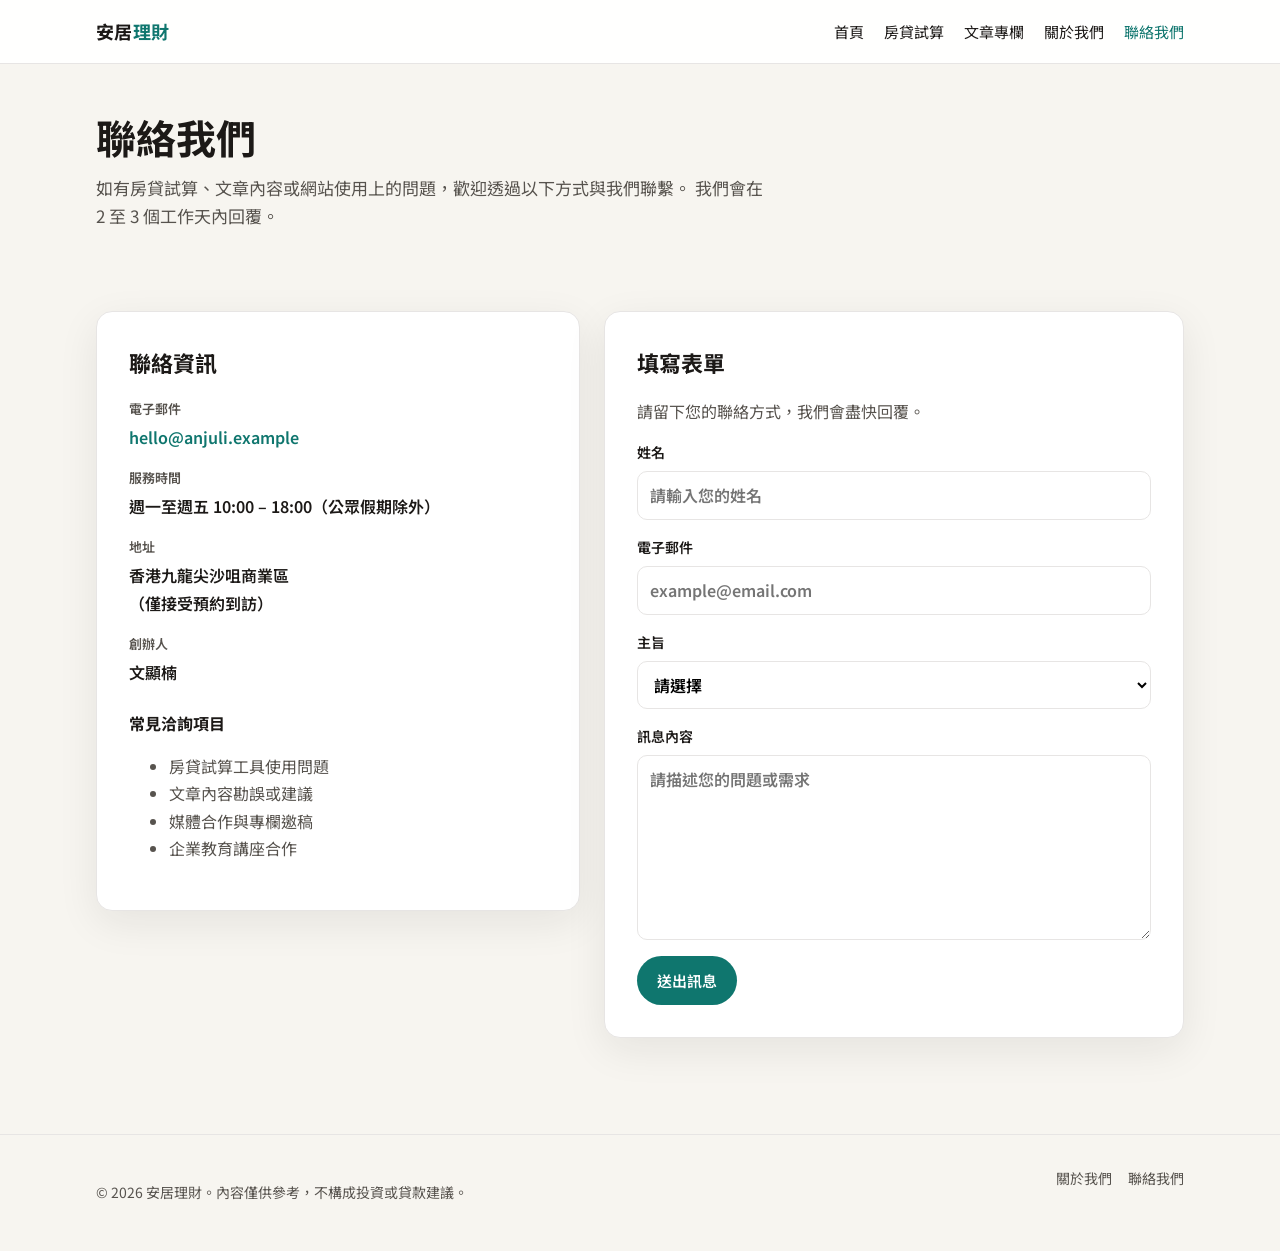
<file: contact.html>
<!DOCTYPE html>
<html lang="zh-Hant">
<head>
  <meta charset="UTF-8">
  <meta name="viewport" content="width=device-width, initial-scale=1.0">
  <title>聯絡我們｜安居理財</title>
  <meta name="description" content="聯絡安居理財團隊，洽詢房貸試算、文章合作或網站相關問題。">
  <link rel="preconnect" href="https://fonts.googleapis.com">
  <link rel="preconnect" href="https://fonts.gstatic.com" crossorigin>
  <link href="https://fonts.googleapis.com/css2?family=Noto+Sans+TC:wght@400;600;700&display=swap" rel="stylesheet">
  <link rel="stylesheet" href="styles.css">
</head>
<body>
  <header class="site-header">
    <div class="container header-inner">
      <a class="logo" href="index.html">安居<span>理財</span></a>
      <nav class="site-nav" aria-label="主要導覽">
        <a href="index.html">首頁</a>
        <a href="index.html#calculator">房貸試算</a>
        <a href="index.html#blog">文章專欄</a>
        <a href="about.html">關於我們</a>
        <a href="contact.html" aria-current="page">聯絡我們</a>
      </nav>
    </div>
  </header>

  <main>
    <section class="page-hero">
      <div class="container">
        <h1>聯絡我們</h1>
        <p class="page-intro">
          如有房貸試算、文章內容或網站使用上的問題，歡迎透過以下方式與我們聯繫。
          我們會在 2 至 3 個工作天內回覆。
        </p>
      </div>
    </section>

    <section class="section">
      <div class="container contact-grid">
        <article class="contact-info-card">
          <h2>聯絡資訊</h2>
          <dl class="contact-list">
            <div>
              <dt>電子郵件</dt>
              <dd><a href="mailto:hello@anjuli.example">hello@anjuli.example</a></dd>
            </div>
            <div>
              <dt>服務時間</dt>
              <dd>週一至週五 10:00 – 18:00（公眾假期除外）</dd>
            </div>
            <div>
              <dt>地址</dt>
              <dd>香港九龍尖沙咀商業區<br>（僅接受預約到訪）</dd>
            </div>
            <div>
              <dt>創辦人</dt>
              <dd>文顯楠</dd>
            </div>
          </dl>

          <h3>常見洽詢項目</h3>
          <ul>
            <li>房貸試算工具使用問題</li>
            <li>文章內容勘誤或建議</li>
            <li>媒體合作與專欄邀稿</li>
            <li>企業教育講座合作</li>
          </ul>
        </article>

        <article class="contact-form-card">
          <h2>填寫表單</h2>
          <p>請留下您的聯絡方式，我們會盡快回覆。</p>

          <form id="contact-form" novalidate>
            <label>
              姓名
              <input type="text" name="name" required autocomplete="name" placeholder="請輸入您的姓名">
            </label>

            <label>
              電子郵件
              <input type="email" name="email" required autocomplete="email" placeholder="example@email.com">
            </label>

            <label>
              主旨
              <select name="subject" required>
                <option value="">請選擇</option>
                <option value="calculator">房貸試算相關</option>
                <option value="article">文章內容</option>
                <option value="media">媒體合作</option>
                <option value="other">其他</option>
              </select>
            </label>

            <label>
              訊息內容
              <textarea name="message" rows="6" required placeholder="請描述您的問題或需求"></textarea>
            </label>

            <button class="btn btn-primary" type="submit">送出訊息</button>
            <p class="form-success" id="form-success" hidden>感謝您的來信！我們已收到訊息，將盡快回覆。</p>
          </form>
        </article>
      </div>
    </section>
  </main>

  <footer class="site-footer">
    <div class="container footer-inner">
      <p>© 2026 安居理財。內容僅供參考，不構成投資或貸款建議。</p>
      <nav class="footer-nav" aria-label="頁尾導覽">
        <a href="about.html">關於我們</a>
        <a href="contact.html">聯絡我們</a>
      </nav>
    </div>
  </footer>

  <script>
    document.getElementById('contact-form').addEventListener('submit', (event) => {
      event.preventDefault();
      event.target.reset();
      document.getElementById('form-success').hidden = false;
    });
  </script>
</body>
</html>
</file>
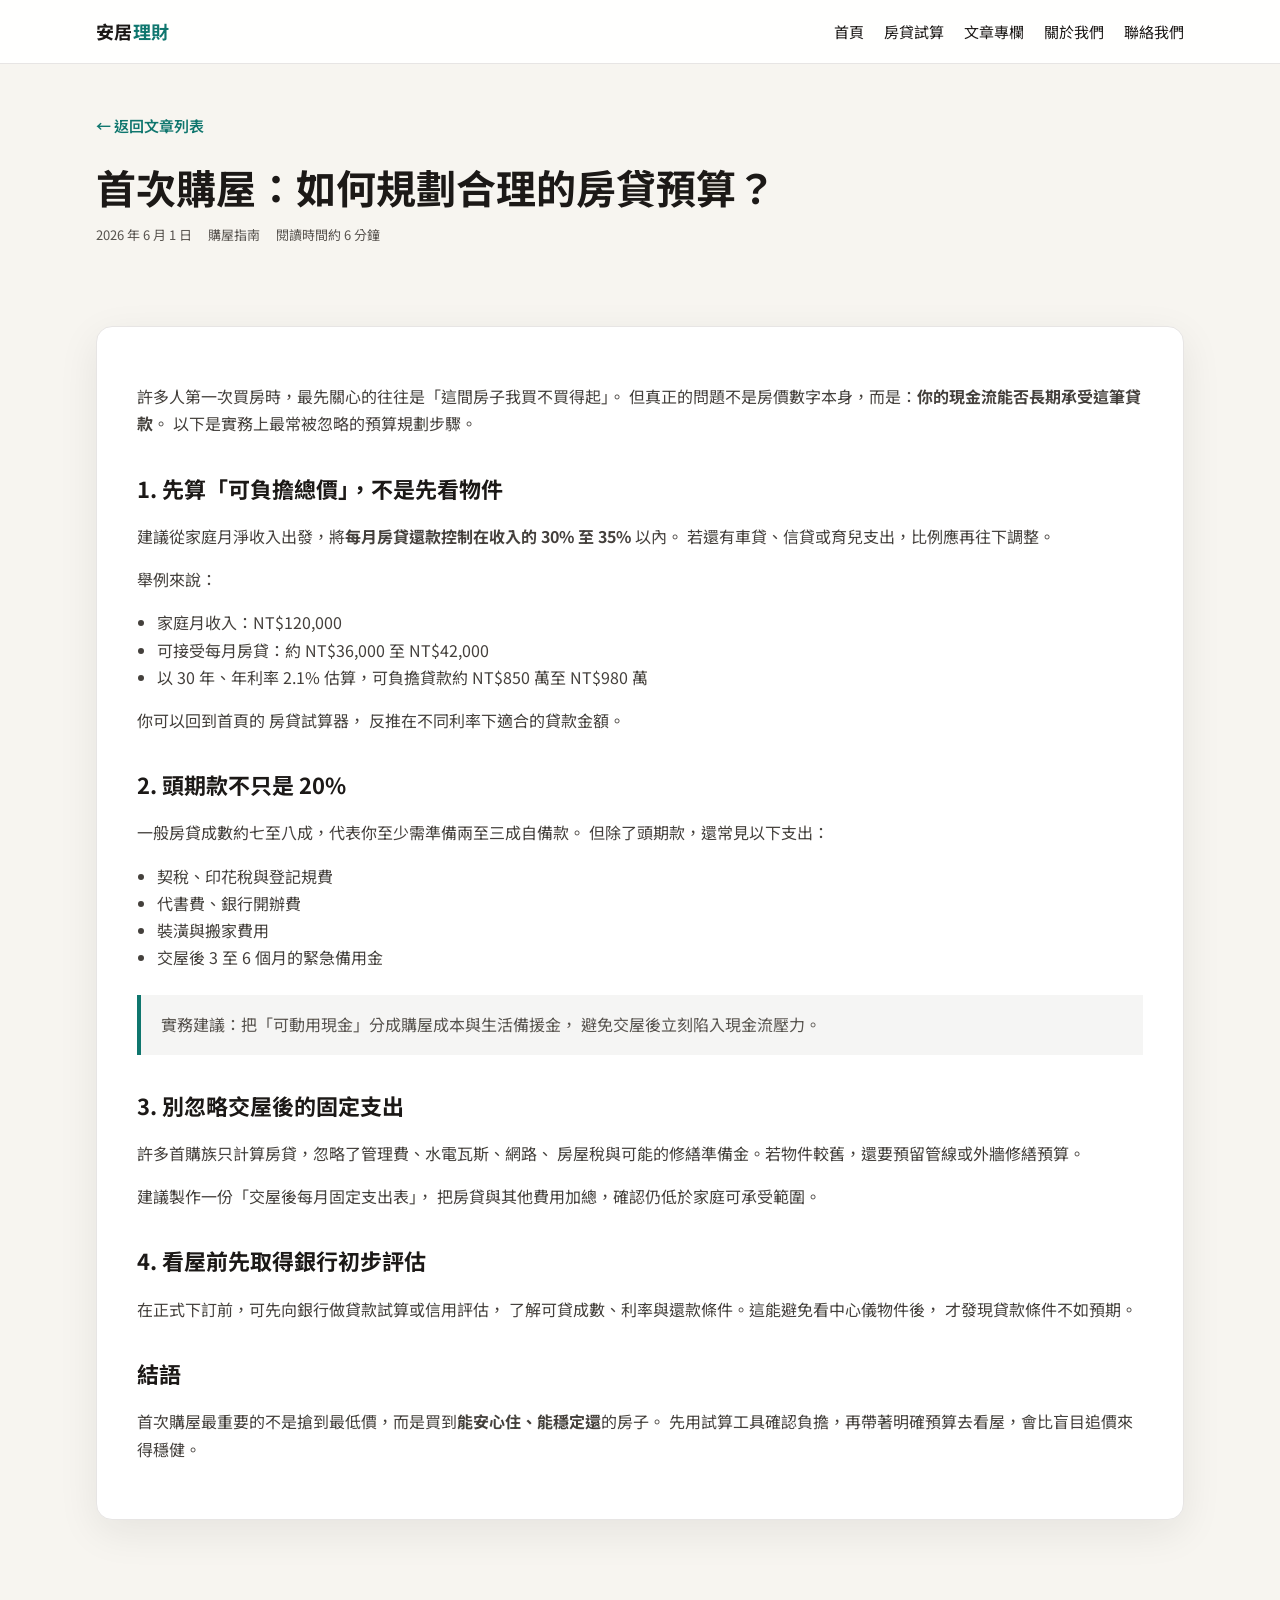
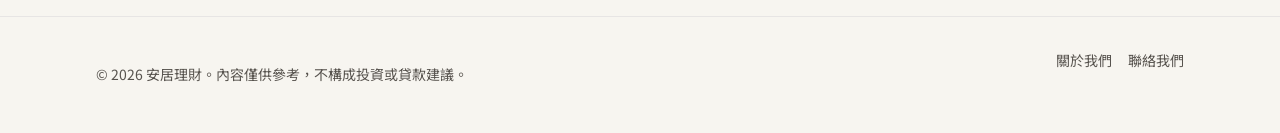
<file: blog/first-home-budget.html>
<!DOCTYPE html>
<html lang="zh-Hant">
<head>
  <meta charset="UTF-8">
  <meta name="viewport" content="width=device-width, initial-scale=1.0">
  <title>首次購屋：如何規劃合理的房貸預算？｜安居理財</title>
  <meta name="description" content="首次購屋預算規劃指南，包含頭期款、每月還款比例與隱藏成本。">
  <link rel="preconnect" href="https://fonts.googleapis.com">
  <link rel="preconnect" href="https://fonts.gstatic.com" crossorigin>
  <link href="https://fonts.googleapis.com/css2?family=Noto+Sans+TC:wght@400;600;700&display=swap" rel="stylesheet">
  <link rel="stylesheet" href="../styles.css">
</head>
<body>
  <header class="site-header">
    <div class="container header-inner">
      <a class="logo" href="../index.html">安居<span>理財</span></a>
      <nav class="site-nav" aria-label="主要導覽">
        <a href="../index.html">首頁</a>
        <a href="../index.html#calculator">房貸試算</a>
        <a href="../index.html#blog">文章專欄</a>
        <a href="../about.html">關於我們</a>
        <a href="../contact.html">聯絡我們</a>
      </nav>
    </div>
  </header>

  <main>
    <section class="page-hero">
      <div class="container">
        <a class="back-link" href="../index.html#blog">← 返回文章列表</a>
        <h1>首次購屋：如何規劃合理的房貸預算？</h1>
        <div class="post-meta">
          <time datetime="2026-06-01">2026 年 6 月 1 日</time>
          <span>購屋指南</span>
          <span>閱讀時間約 6 分鐘</span>
        </div>
      </div>
    </section>

    <section class="section">
      <div class="container">
        <article class="article-card">
          <p>
            許多人第一次買房時，最先關心的往往是「這間房子我買不買得起」。
            但真正的問題不是房價數字本身，而是：<strong>你的現金流能否長期承受這筆貸款</strong>。
            以下是實務上最常被忽略的預算規劃步驟。
          </p>

          <h2>1. 先算「可負擔總價」，不是先看物件</h2>
          <p>
            建議從家庭月淨收入出發，將<strong>每月房貸還款控制在收入的 30% 至 35%</strong> 以內。
            若還有車貸、信貸或育兒支出，比例應再往下調整。
          </p>
          <p>舉例來說：</p>
          <ul>
            <li>家庭月收入：NT$120,000</li>
            <li>可接受每月房貸：約 NT$36,000 至 NT$42,000</li>
            <li>以 30 年、年利率 2.1% 估算，可負擔貸款約 NT$850 萬至 NT$980 萬</li>
          </ul>
          <p>
            你可以回到首頁的
            <a href="../index.html#calculator">房貸試算器</a>，
            反推在不同利率下適合的貸款金額。
          </p>

          <h2>2. 頭期款不只是 20%</h2>
          <p>
            一般房貸成數約七至八成，代表你至少需準備兩至三成自備款。
            但除了頭期款，還常見以下支出：
          </p>
          <ul>
            <li>契稅、印花稅與登記規費</li>
            <li>代書費、銀行開辦費</li>
            <li>裝潢與搬家費用</li>
            <li>交屋後 3 至 6 個月的緊急備用金</li>
          </ul>
          <blockquote>
            實務建議：把「可動用現金」分成購屋成本與生活備援金，
            避免交屋後立刻陷入現金流壓力。
          </blockquote>

          <h2>3. 別忽略交屋後的固定支出</h2>
          <p>
            許多首購族只計算房貸，忽略了管理費、水電瓦斯、網路、
            房屋稅與可能的修繕準備金。若物件較舊，還要預留管線或外牆修繕預算。
          </p>
          <p>
            建議製作一份「交屋後每月固定支出表」，
            把房貸與其他費用加總，確認仍低於家庭可承受範圍。
          </p>

          <h2>4. 看屋前先取得銀行初步評估</h2>
          <p>
            在正式下訂前，可先向銀行做貸款試算或信用評估，
            了解可貸成數、利率與還款條件。這能避免看中心儀物件後，
            才發現貸款條件不如預期。
          </p>

          <h2>結語</h2>
          <p>
            首次購屋最重要的不是搶到最低價，而是買到<strong>能安心住、能穩定還</strong>的房子。
            先用試算工具確認負擔，再帶著明確預算去看屋，會比盲目追價來得穩健。
          </p>
        </article>
      </div>
    </section>
  </main>

  <footer class="site-footer">
    <div class="container footer-inner">
      <p>© 2026 安居理財。內容僅供參考，不構成投資或貸款建議。</p>
      <nav class="footer-nav" aria-label="頁尾導覽">
        <a href="../about.html">關於我們</a>
        <a href="../contact.html">聯絡我們</a>
      </nav>
    </div>
  </footer>
</body>
</html>
</file>
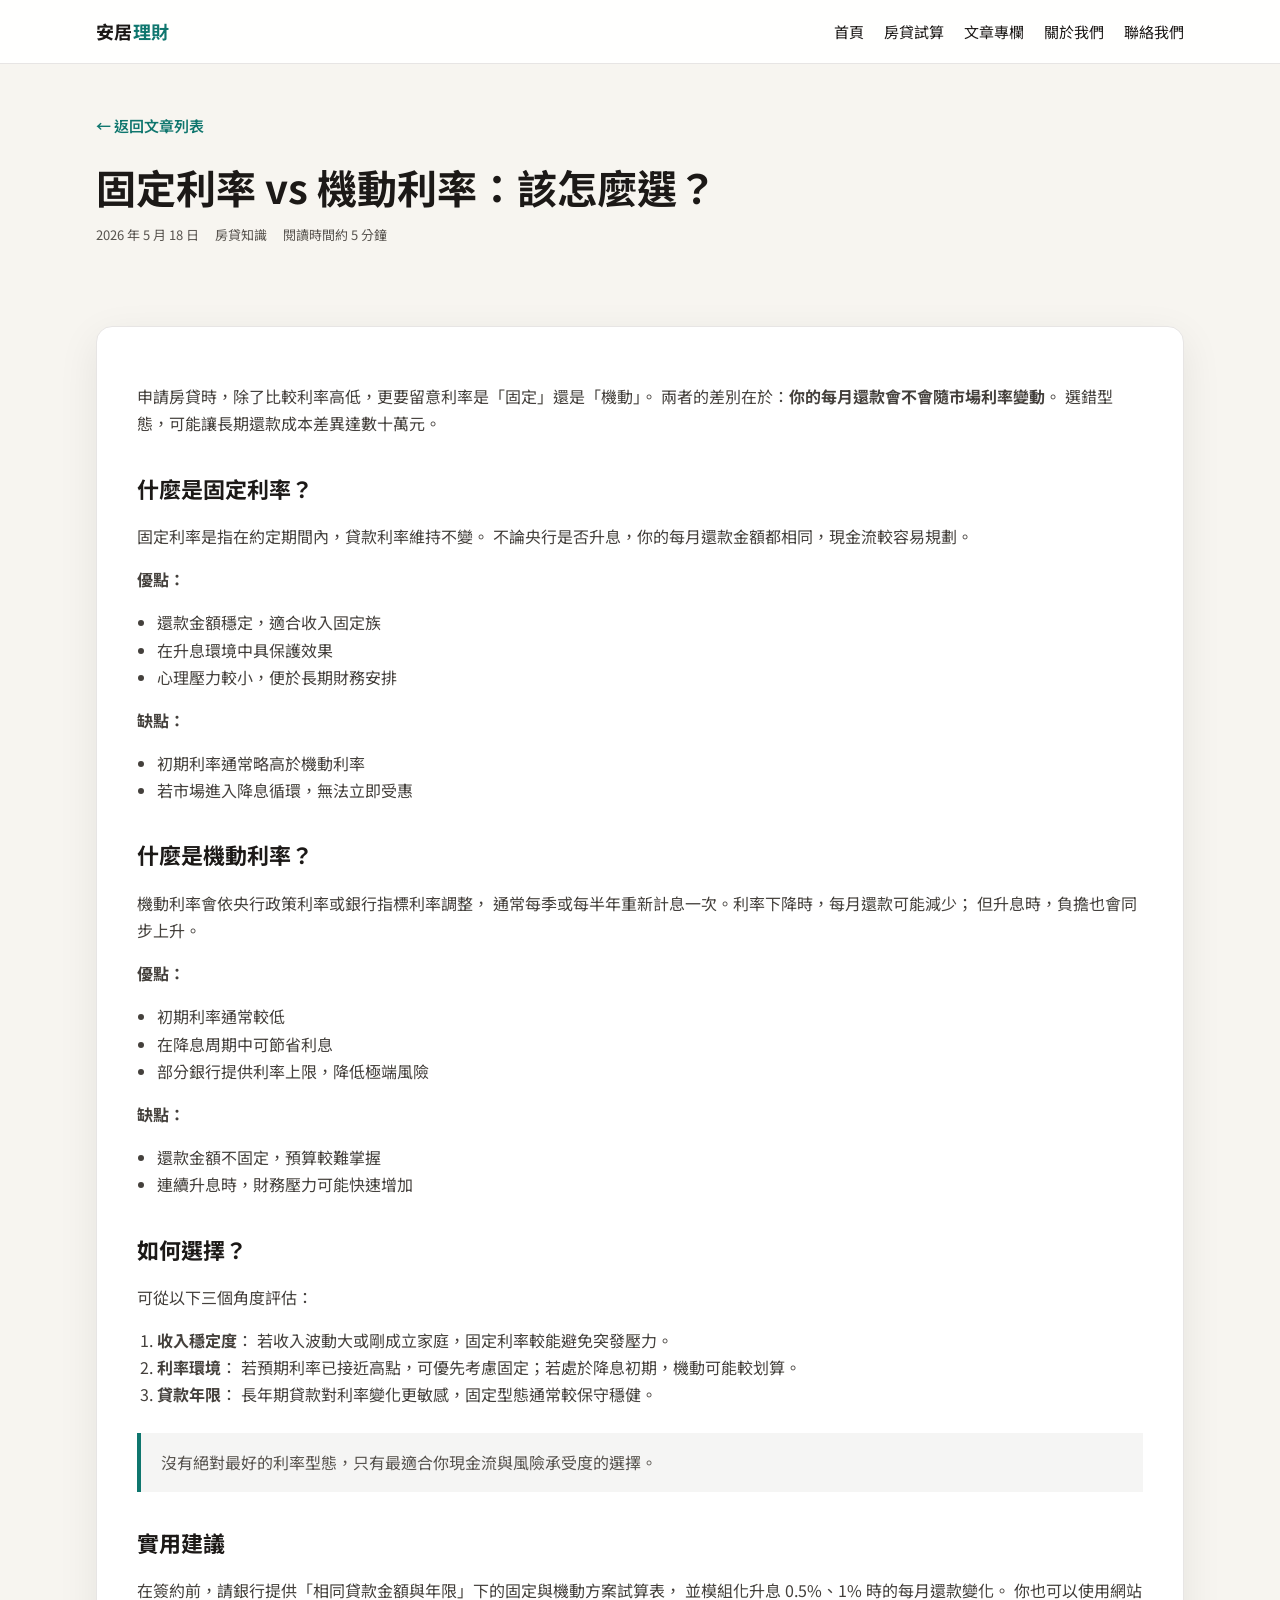
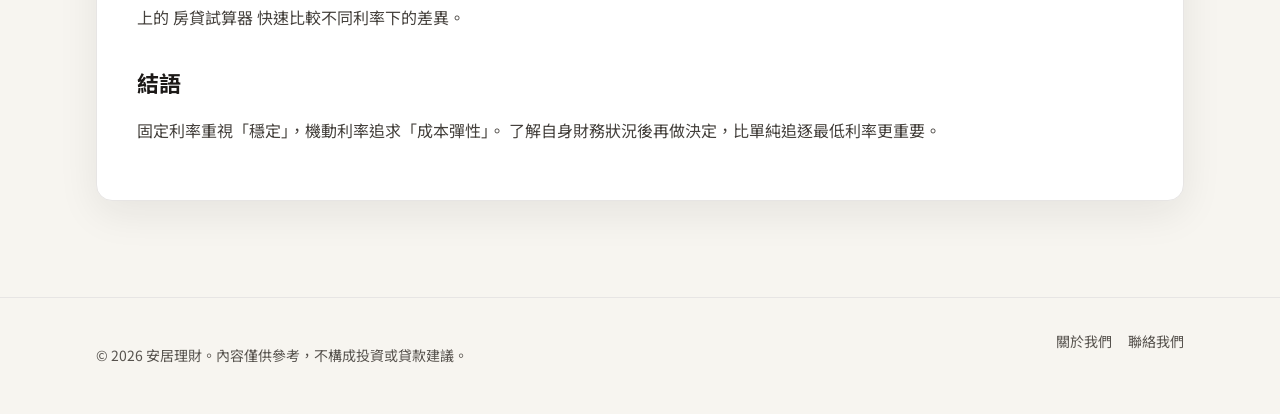
<file: blog/fixed-vs-variable-rate.html>
<!DOCTYPE html>
<html lang="zh-Hant">
<head>
  <meta charset="UTF-8">
  <meta name="viewport" content="width=device-width, initial-scale=1.0">
  <title>固定利率 vs 機動利率：該怎麼選？｜安居理財</title>
  <meta name="description" content="比較固定利率與機動利率房貸的差異、適用情境與選擇建議。">
  <link rel="preconnect" href="https://fonts.googleapis.com">
  <link rel="preconnect" href="https://fonts.gstatic.com" crossorigin>
  <link href="https://fonts.googleapis.com/css2?family=Noto+Sans+TC:wght@400;600;700&display=swap" rel="stylesheet">
  <link rel="stylesheet" href="../styles.css">
</head>
<body>
  <header class="site-header">
    <div class="container header-inner">
      <a class="logo" href="../index.html">安居<span>理財</span></a>
      <nav class="site-nav" aria-label="主要導覽">
        <a href="../index.html">首頁</a>
        <a href="../index.html#calculator">房貸試算</a>
        <a href="../index.html#blog">文章專欄</a>
        <a href="../about.html">關於我們</a>
        <a href="../contact.html">聯絡我們</a>
      </nav>
    </div>
  </header>

  <main>
    <section class="page-hero">
      <div class="container">
        <a class="back-link" href="../index.html#blog">← 返回文章列表</a>
        <h1>固定利率 vs 機動利率：該怎麼選？</h1>
        <div class="post-meta">
          <time datetime="2026-05-18">2026 年 5 月 18 日</time>
          <span>房貸知識</span>
          <span>閱讀時間約 5 分鐘</span>
        </div>
      </div>
    </section>

    <section class="section">
      <div class="container">
        <article class="article-card">
          <p>
            申請房貸時，除了比較利率高低，更要留意利率是「固定」還是「機動」。
            兩者的差別在於：<strong>你的每月還款會不會隨市場利率變動</strong>。
            選錯型態，可能讓長期還款成本差異達數十萬元。
          </p>

          <h2>什麼是固定利率？</h2>
          <p>
            固定利率是指在約定期間內，貸款利率維持不變。
            不論央行是否升息，你的每月還款金額都相同，現金流較容易規劃。
          </p>
          <p><strong>優點：</strong></p>
          <ul>
            <li>還款金額穩定，適合收入固定族</li>
            <li>在升息環境中具保護效果</li>
            <li>心理壓力較小，便於長期財務安排</li>
          </ul>
          <p><strong>缺點：</strong></p>
          <ul>
            <li>初期利率通常略高於機動利率</li>
            <li>若市場進入降息循環，無法立即受惠</li>
          </ul>

          <h2>什麼是機動利率？</h2>
          <p>
            機動利率會依央行政策利率或銀行指標利率調整，
            通常每季或每半年重新計息一次。利率下降時，每月還款可能減少；
            但升息時，負擔也會同步上升。
          </p>
          <p><strong>優點：</strong></p>
          <ul>
            <li>初期利率通常較低</li>
            <li>在降息周期中可節省利息</li>
            <li>部分銀行提供利率上限，降低極端風險</li>
          </ul>
          <p><strong>缺點：</strong></p>
          <ul>
            <li>還款金額不固定，預算較難掌握</li>
            <li>連續升息時，財務壓力可能快速增加</li>
          </ul>

          <h2>如何選擇？</h2>
          <p>可從以下三個角度評估：</p>
          <ol>
            <li>
              <strong>收入穩定度</strong>：
              若收入波動大或剛成立家庭，固定利率較能避免突發壓力。
            </li>
            <li>
              <strong>利率環境</strong>：
              若預期利率已接近高點，可優先考慮固定；若處於降息初期，機動可能較划算。
            </li>
            <li>
              <strong>貸款年限</strong>：
              長年期貸款對利率變化更敏感，固定型態通常較保守穩健。
            </li>
          </ol>

          <blockquote>
            沒有絕對最好的利率型態，只有最適合你現金流與風險承受度的選擇。
          </blockquote>

          <h2>實用建議</h2>
          <p>
            在簽約前，請銀行提供「相同貸款金額與年限」下的固定與機動方案試算表，
            並模組化升息 0.5%、1% 時的每月還款變化。
            你也可以使用網站上的
            <a href="../index.html#calculator">房貸試算器</a>
            快速比較不同利率下的差異。
          </p>

          <h2>結語</h2>
          <p>
            固定利率重視「穩定」，機動利率追求「成本彈性」。
            了解自身財務狀況後再做決定，比單純追逐最低利率更重要。
          </p>
        </article>
      </div>
    </section>
  </main>

  <footer class="site-footer">
    <div class="container footer-inner">
      <p>© 2026 安居理財。內容僅供參考，不構成投資或貸款建議。</p>
      <nav class="footer-nav" aria-label="頁尾導覽">
        <a href="../about.html">關於我們</a>
        <a href="../contact.html">聯絡我們</a>
      </nav>
    </div>
  </footer>
</body>
</html>
</file>
<file: styles.css>
*,
*::before,
*::after {
  box-sizing: border-box;
}

:root {
  --bg: #f7f5f0;
  --surface: #fff;
  --text: #1c1917;
  --muted: #57534e;
  --accent: #0f766e;
  --accent-dark: #0d5f58;
  --border: #e7e5e4;
  --shadow: 0 12px 40px rgb(28 25 23 / 8%);
}

html {
  scroll-behavior: smooth;
}

body {
  margin: 0;
  min-height: 100dvh;
  font-family: "Noto Sans TC", "PingFang TC", "Microsoft JhengHei", sans-serif;
  background: var(--bg);
  color: var(--text);
  line-height: 1.7;
}

a {
  color: inherit;
  text-decoration: none;
}

img {
  max-width: 100%;
  display: block;
}

.container {
  width: min(100% - 2rem, 68rem);
  margin-inline: auto;
}

.site-header {
  position: sticky;
  top: 0;
  z-index: 10;
  background: rgb(255 255 255 / 92%);
  backdrop-filter: blur(8px);
  border-bottom: 1px solid var(--border);
}

.header-inner {
  display: flex;
  align-items: center;
  justify-content: space-between;
  gap: 1rem;
  padding: 1rem 0;
}

.logo {
  font-size: 1.125rem;
  font-weight: 700;
  letter-spacing: 0.02em;
}

.logo span {
  color: var(--accent);
}

.site-nav {
  display: flex;
  flex-wrap: wrap;
  gap: 0.25rem 1.25rem;
  font-size: 0.9375rem;
}

.site-nav a:hover,
.site-nav a[aria-current="page"] {
  color: var(--accent);
}

.hero {
  padding: 4rem 0 3rem;
}

.hero-grid {
  display: grid;
  gap: 2rem;
  align-items: center;
}

.hero-copy h1 {
  margin: 0 0 1rem;
  font-size: clamp(2rem, 5vw, 3rem);
  line-height: 1.2;
  letter-spacing: -0.02em;
}

.hero-copy p {
  margin: 0;
  max-width: 36rem;
  color: var(--muted);
  font-size: 1.0625rem;
}

.hero-actions {
  display: flex;
  flex-wrap: wrap;
  gap: 0.75rem;
  margin-top: 1.5rem;
}

.btn {
  display: inline-flex;
  align-items: center;
  justify-content: center;
  padding: 0.75rem 1.25rem;
  border-radius: 999px;
  font: inherit;
  font-size: 0.9375rem;
  font-weight: 600;
  cursor: pointer;
  border: 0;
}

.btn-primary {
  background: var(--accent);
  color: #fff;
}

.btn-primary:hover {
  background: var(--accent-dark);
}

.btn-secondary {
  background: transparent;
  border: 1px solid var(--border);
  color: var(--text);
}

.btn-secondary:hover {
  border-color: var(--accent);
  color: var(--accent);
}

.section {
  padding: 3rem 0;
}

.section-header {
  margin-bottom: 1.75rem;
}

.section-header h2 {
  margin: 0 0 0.5rem;
  font-size: 1.75rem;
}

.section-header p {
  margin: 0;
  color: var(--muted);
}

.calculator-card,
.post-card,
.article-card {
  background: var(--surface);
  border: 1px solid var(--border);
  border-radius: 1rem;
  box-shadow: var(--shadow);
}

.calculator-card {
  padding: 1.75rem;
}

.calculator-grid {
  display: grid;
  gap: 2.5rem;
}

.calculator-card h2 {
  margin: 0 0 0.5rem;
  font-size: 1.375rem;
}

.calculator-card > p {
  margin: 0 0 1.25rem;
  color: var(--muted);
  font-size: 0.9375rem;
}

label {
  display: block;
  margin-bottom: 1rem;
  font-size: 0.875rem;
  font-weight: 600;
}

.input-wrap {
  display: flex;
  align-items: center;
  margin-top: 0.375rem;
  border: 1px solid var(--border);
  border-radius: 0.625rem;
  overflow: hidden;
  background: #fff;
}

.input-wrap:focus-within {
  border-color: var(--accent);
  outline: 2px solid rgb(15 118 110 / 15%);
}

.prefix,
.suffix {
  padding: 0 0.75rem;
  color: var(--muted);
  background: #fafaf9;
  font-size: 0.875rem;
  white-space: nowrap;
}

input {
  flex: 1;
  min-width: 0;
  border: 0;
  padding: 0.625rem 0.75rem;
  font: inherit;
  font-size: 1rem;
}

input:focus {
  outline: none;
}

.calculator-card button[type="submit"] {
  width: 100%;
  margin-top: 0.25rem;
}

.results {
  margin-top: 1.5rem;
  padding-top: 1.5rem;
  border-top: 1px solid var(--border);
}

.results[hidden],
.error[hidden] {
  display: none;
}

.payment-label {
  margin: 0 0 0.25rem;
  font-size: 0.875rem;
  color: var(--muted);
}

.payment {
  margin: 0;
  font-size: 2rem;
  font-weight: 700;
  color: var(--accent);
  line-height: 1.2;
}

.summary-list {
  display: grid;
  grid-template-columns: 1fr auto;
  gap: 0.5rem 1rem;
  margin: 1rem 0 0;
  font-size: 0.875rem;
}

.summary-list dt {
  color: var(--muted);
}

.summary-list dd {
  margin: 0;
  font-weight: 700;
  text-align: right;
}

.error {
  margin-top: 1rem;
  padding: 0.75rem;
  border-radius: 0.625rem;
  background: #fef2f2;
  color: #b91c1c;
  font-size: 0.875rem;
}

.blog-grid {
  display: grid;
  gap: 1.5rem;
}

.post-card {
  overflow: hidden;
  transition: transform 0.2s ease, box-shadow 0.2s ease;
}

.post-card:hover {
  transform: translateY(-2px);
  box-shadow: 0 16px 48px rgb(28 25 23 / 10%);
}

.post-thumb {
  aspect-ratio: 16 / 9;
  object-fit: cover;
  background: linear-gradient(135deg, #ccfbf1, #fef3c7);
}

.post-body {
  padding: 1.25rem 1.5rem 1.5rem;
}

.post-meta {
  display: flex;
  flex-wrap: wrap;
  gap: 0.5rem 1rem;
  margin-bottom: 0.75rem;
  color: var(--muted);
  font-size: 0.8125rem;
}

.post-body h3 {
  margin: 0 0 0.75rem;
  font-size: 1.25rem;
  line-height: 1.4;
}

.post-body p {
  margin: 0 0 1rem;
  color: var(--muted);
}

.read-more {
  color: var(--accent);
  font-weight: 600;
  font-size: 0.9375rem;
}

.page-hero {
  padding: 3rem 0 2rem;
}

.page-hero h1 {
  margin: 0 0 0.75rem;
  font-size: clamp(1.75rem, 4vw, 2.5rem);
  line-height: 1.25;
}

.page-hero .post-meta {
  margin-bottom: 0;
}

.article-card {
  padding: clamp(1.5rem, 4vw, 2.5rem);
}

.article-card h2 {
  margin: 2rem 0 0.75rem;
  font-size: 1.375rem;
}

.article-card h2:first-child {
  margin-top: 0;
}

.article-card p,
.article-card li {
  color: #44403c;
}

.article-card ul,
.article-card ol {
  padding-left: 1.25rem;
}

.article-card blockquote {
  margin: 1.5rem 0;
  padding: 1rem 1.25rem;
  border-left: 4px solid var(--accent);
  background: #f5f5f4;
  color: var(--muted);
}

.back-link {
  display: inline-flex;
  align-items: center;
  gap: 0.35rem;
  margin-bottom: 1.5rem;
  color: var(--accent);
  font-weight: 600;
  font-size: 0.9375rem;
}

.site-footer {
  margin-top: 3rem;
  padding: 2rem 0;
  border-top: 1px solid var(--border);
  color: var(--muted);
  font-size: 0.875rem;
}

.footer-inner {
  display: flex;
  flex-wrap: wrap;
  justify-content: space-between;
  gap: 1rem;
}

.footer-nav {
  display: flex;
  gap: 1rem;
}

.footer-nav a:hover {
  color: var(--accent);
}

.page-intro {
  margin: 0;
  max-width: 42rem;
  color: var(--muted);
  font-size: 1.0625rem;
}

.about-grid,
.contact-grid {
  display: grid;
  gap: 1.5rem;
}

.profile-card {
  display: grid;
  gap: 1.5rem;
  background: var(--surface);
  border: 1px solid var(--border);
  border-radius: 1rem;
  box-shadow: var(--shadow);
  padding: 1.5rem;
}

.profile-photo {
  width: 100%;
  max-width: 16rem;
  aspect-ratio: 1;
  object-fit: cover;
  border-radius: 0.75rem;
  margin-inline: auto;
}

.profile-label {
  margin: 0 0 0.25rem;
  color: var(--accent);
  font-size: 0.8125rem;
  font-weight: 700;
  letter-spacing: 0.08em;
  text-transform: uppercase;
}

.profile-body h2 {
  margin: 0 0 0.75rem;
  font-size: 1.5rem;
}

.profile-body p {
  margin: 0;
  color: #44403c;
}

.source-note {
  font-size: 0.875rem;
  color: var(--muted);
}

.source-note a {
  color: var(--accent);
}

.contact-info-card,
.contact-form-card {
  background: var(--surface);
  border: 1px solid var(--border);
  border-radius: 1rem;
  box-shadow: var(--shadow);
  padding: clamp(1.5rem, 4vw, 2rem);
}

.contact-info-card h2,
.contact-form-card h2 {
  margin: 0 0 1rem;
  font-size: 1.375rem;
}

.contact-info-card h3 {
  margin: 1.5rem 0 0.75rem;
  font-size: 1rem;
}

.contact-info-card p,
.contact-form-card p,
.contact-info-card li {
  color: var(--muted);
}

.contact-list {
  margin: 0;
}

.contact-list div {
  margin-bottom: 1rem;
}

.contact-list dt {
  margin-bottom: 0.25rem;
  color: var(--muted);
  font-size: 0.8125rem;
  font-weight: 600;
}

.contact-list dd {
  margin: 0;
  font-weight: 600;
}

.contact-list a {
  color: var(--accent);
}

.contact-form-card label {
  margin-bottom: 1rem;
}

.contact-form-card input,
.contact-form-card select,
.contact-form-card textarea {
  display: block;
  width: 100%;
  margin-top: 0.375rem;
  padding: 0.625rem 0.75rem;
  border: 1px solid var(--border);
  border-radius: 0.625rem;
  font: inherit;
  font-size: 1rem;
  background: #fff;
}

.contact-form-card input:focus,
.contact-form-card select:focus,
.contact-form-card textarea:focus {
  border-color: var(--accent);
  outline: 2px solid rgb(15 118 110 / 15%);
}

.contact-form-card textarea {
  resize: vertical;
  min-height: 8rem;
}

.form-success {
  margin: 1rem 0 0;
  padding: 0.75rem;
  border-radius: 0.625rem;
  background: #ecfdf5;
  color: #047857;
  font-size: 0.875rem;
}

.form-success[hidden] {
  display: none;
}

@media (min-width: 48rem) {
  .about-grid {
    grid-template-columns: minmax(16rem, 22rem) 1fr;
    align-items: start;
  }

  .profile-card {
    position: sticky;
    top: 5.5rem;
  }

  .contact-grid {
    grid-template-columns: 1fr 1.2fr;
    align-items: start;
  }

  .hero-grid {
    grid-template-columns: 1.1fr 0.9fr;
  }

  .calculator-grid {
    grid-template-columns: 1fr 1fr;
    align-items: start;
  }

  .blog-grid {
    grid-template-columns: repeat(2, minmax(0, 1fr));
  }
}
</file>
